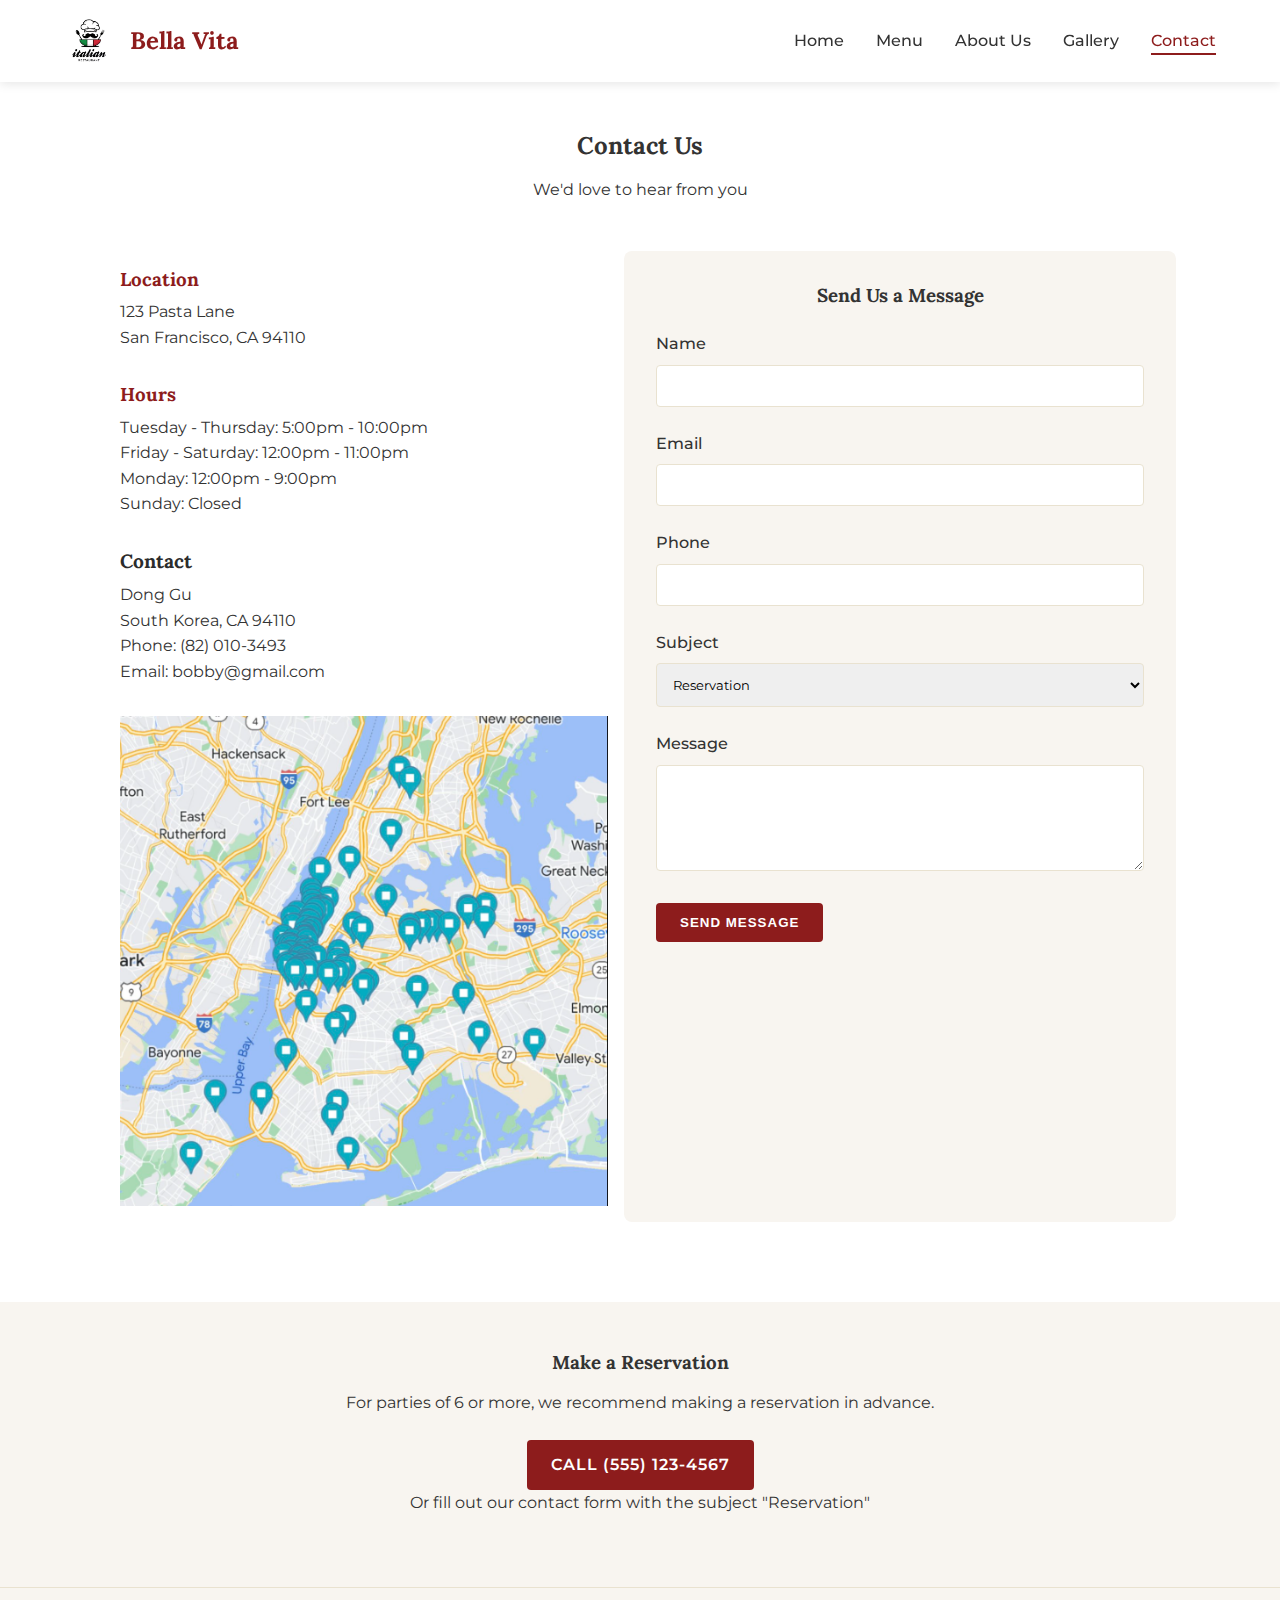
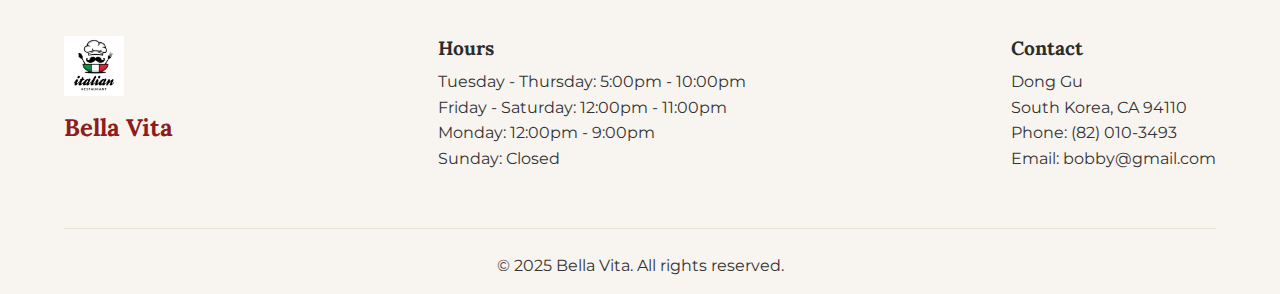
<file: contact.html>
<!DOCTYPE html>
<html lang="en">
<head>
    <meta charset="UTF-8">
    <meta name="viewport" content="width=device-width, initial-scale=1.0">
    <title>Bella Vita - Contact</title>
    <link rel="stylesheet" href="styles.css">
    <link rel="preconnect" href="https://fonts.googleapis.com">
    <link rel="preconnect" href="https://fonts.gstatic.com" crossorigin>
    <link href="https://fonts.googleapis.com/css2?family=Lora:ital,wght@0,400;0,500;0,600;0,700;1,400&family=Montserrat:wght@300;400;500;600;700&display=swap" rel="stylesheet">
</head>
<body>
    <header>
        <div class="logo">
            <img src="images/bella-italia-logo.png" alt="Bella Vita Logo">
            <h1>Bella Vita</h1>
        </div>
        <nav>
            <ul>
                <li><a href="index.html">Home</a></li>
                <li><a href="menu.html">Menu</a></li>
                <li><a href="about.html">About Us</a></li>
                <li><a href="gallery.html">Gallery</a></li>
                <li><a href="contact.html" class="active">Contact</a></li>
            </ul>
        </nav>
        <div class="hamburger">
            <span></span>
            <span></span>
            <span></span>
        </div>
    </header>

    <main>
        <section class="contact-header">
            <h2>Contact Us</h2>
            <p>We'd love to hear from you</p>
        </section>

        <section class="contact-container">
            <div class="contact-info">
                <div class="info-item">
                    <h3>Location</h3>
                    <p>123 Pasta Lane</p>
                    <p>San Francisco, CA 94110</p>
                </div>
                <div class="info-item">
                    <h3>Hours</h3>
                    <p>Tuesday - Thursday: 5:00pm - 10:00pm</p>
                    <p>Friday - Saturday: 12:00pm - 11:00pm</p>
                    <p>Monday: 12:00pm - 9:00pm</p>
                    <p>Sunday: Closed</p>
                </div>
                <div class="footer-contact">
                    <h3>Contact</h3>
                    <p> Dong Gu </p>
                    <p>South Korea, CA 94110</p>
                    <p>Phone: (82) 010-3493</p>
                    <p>Email: bobby@gmail.com</p>
                </div>
                <div class="map">
                    <img src="images/map.png" alt="Map to Bella Vita">
                </div>
            </div>
            <div class="contact-form">
                <h3>Send Us a Message</h3>
                <form action="#" method="POST">
                    <div class="form-group">
                        <label for="name">Name</label>
                        <input type="text" id="name" name="name" required>
                    </div>
                    <div class="form-group">
                        <label for="email">Email</label>
                        <input type="email" id="email" name="email" required>
                    </div>
                    <div class="form-group">
                        <label for="phone">Phone</label>
                        <input type="tel" id="phone" name="phone">
                    </div>
                    <div class="form-group">
                        <label for="subject">Subject</label>
                        <select id="subject" name="subject">
                            <option value="reservation">Reservation</option>
                            <option value="catering">Private Event</option>
                            <option value="feedback">Feedback</option>
                            <option value="other">Other</option>
                        </select>
                    </div>
                    <div class="form-group">
                        <label for="message">Message</label>
                        <textarea id="message" name="message" rows="5" required></textarea>
                    </div>
                    <div class="form-group">
                        <button type="submit" class="btn">Send Message</button>
                    </div>
                </form>
            </div>
        </section>

        <section class="reservation">
            <h3>Make a Reservation</h3>
            <p>For parties of 6 or more, we recommend making a reservation in advance.</p>
            <a href="tel:5551234567" class="btn">Call (555) 123-4567</a>
            <p>Or fill out our contact form with the subject "Reservation"</p>
        </section>
    </main>

    <footer>
        <div class="footer-content">
            <div class="footer-logo">
                <img src="images/bella-italia-logo.png" alt="Bella Vita Logo">
                <h2>Bella Vita</h2>
            </div>
            <div class="footer-hours">
                <h3>Hours</h3>
                <p>Tuesday - Thursday: 5:00pm - 10:00pm</p>
                <p>Friday - Saturday: 12:00pm - 11:00pm</p>
                <p>Monday: 12:00pm - 9:00pm</p>
                <p>Sunday: Closed</p>
            </div>
            <div class="footer-contact">
                <h3>Contact</h3>
                <p> Dong Gu </p>
                <p>South Korea, CA 94110</p>
                <p>Phone: (82) 010-3493</p>
                <p>Email: bobby@gmail.com</p>
            </div>
        </div>
        <div class="copyright">
            <p>&copy; 2025 Bella Vita. All rights reserved.</p>
        </div>
    </footer>
</body>
</html>
</file>
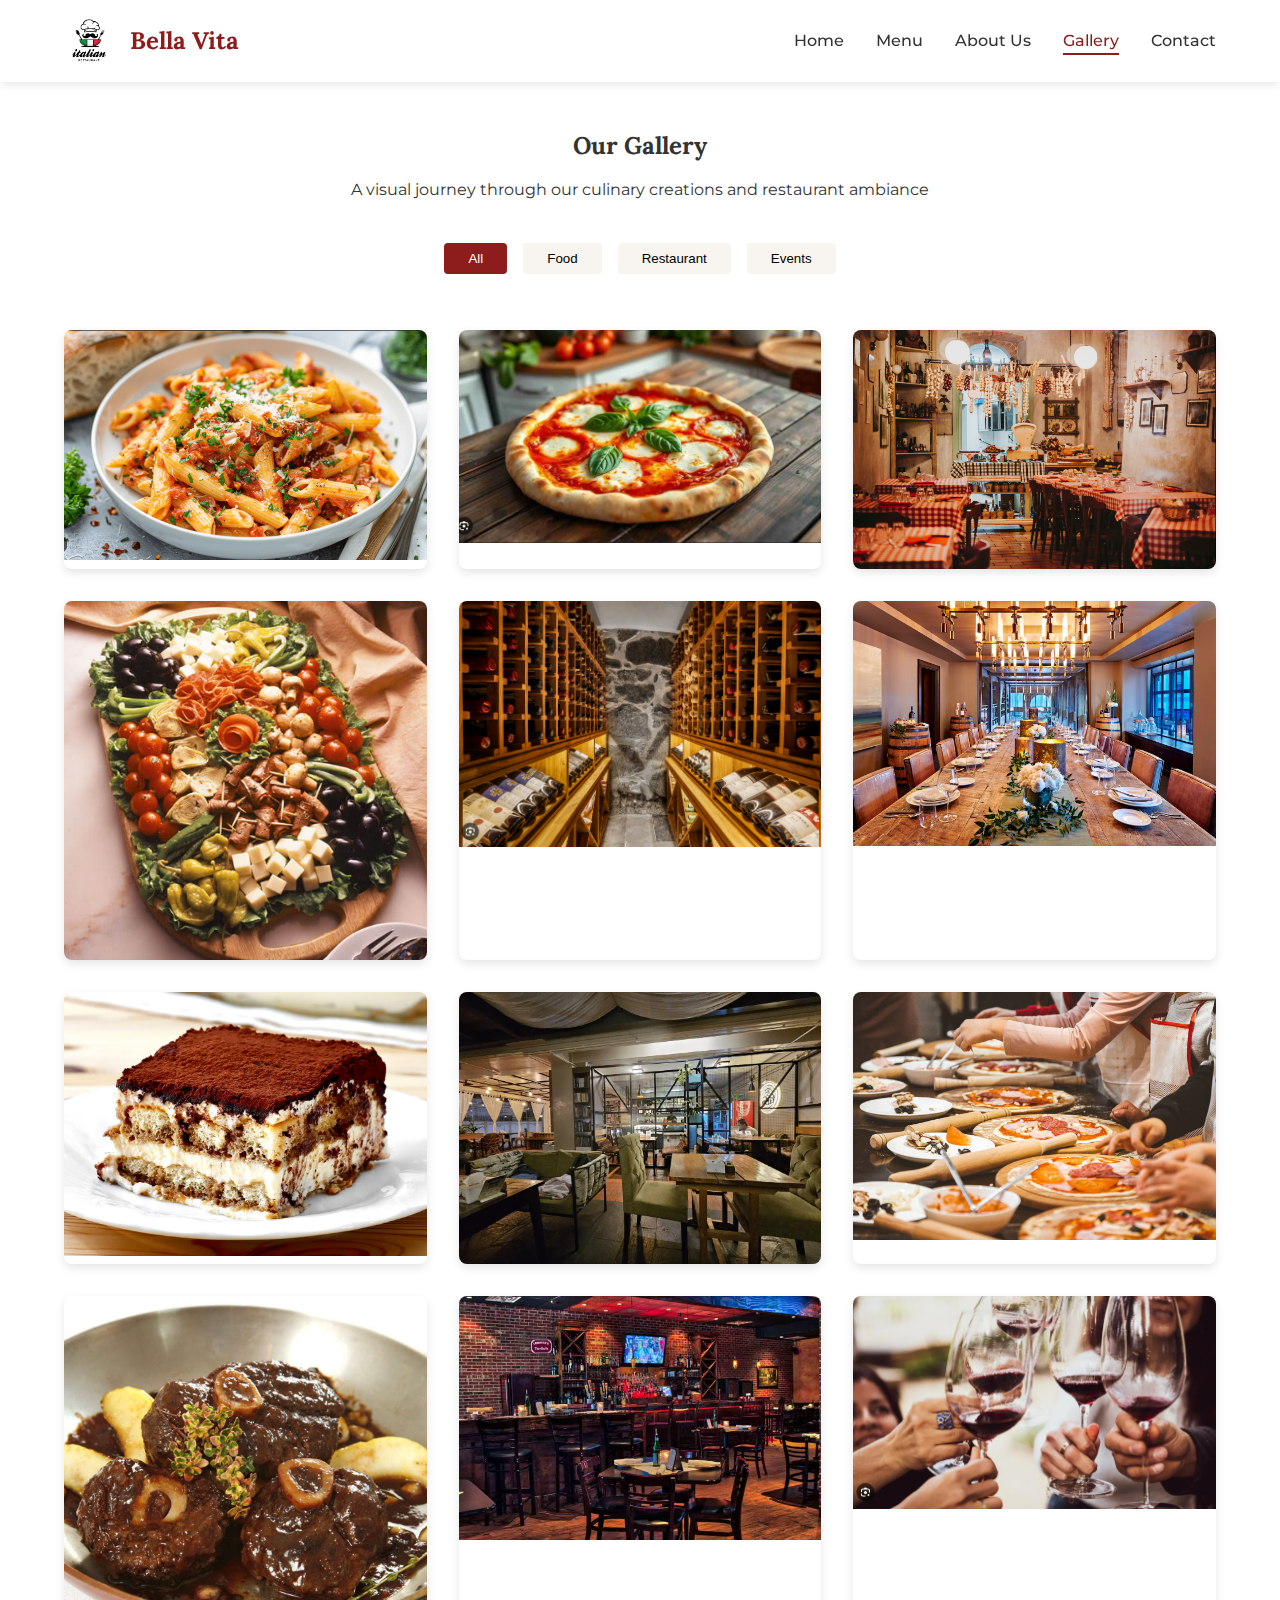
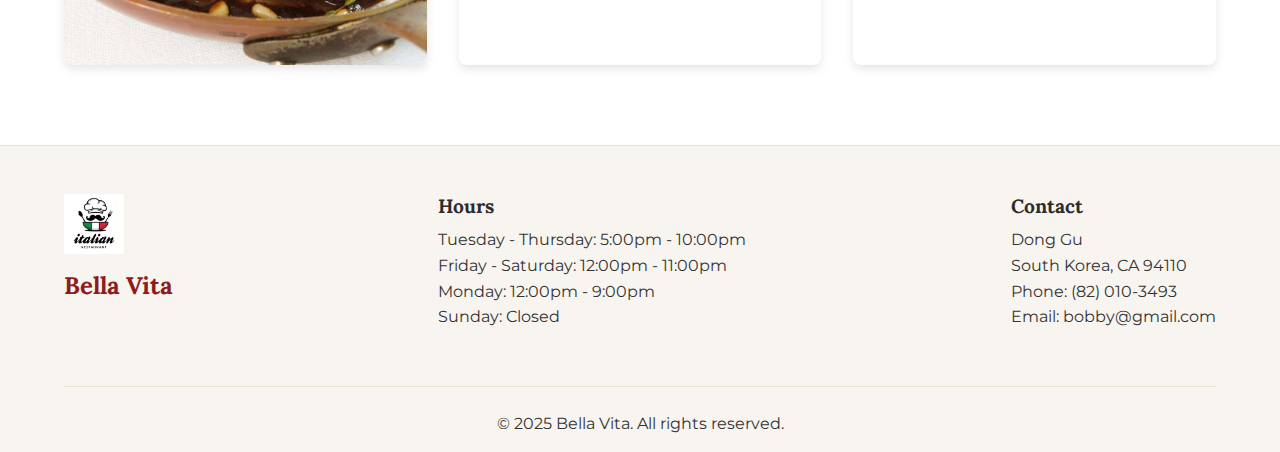
<file: gallery.html>
<!DOCTYPE html>
<html lang="en">
<head>
    <meta charset="UTF-8">
    <meta name="viewport" content="width=device-width, initial-scale=1.0">
    <title>Bella Vita - Gallery</title>
    <link rel="stylesheet" href="styles.css">
    <link rel="preconnect" href="https://fonts.googleapis.com">
    <link rel="preconnect" href="https://fonts.gstatic.com" crossorigin>
    <link href="https://fonts.googleapis.com/css2?family=Lora:ital,wght@0,400;0,500;0,600;0,700;1,400&family=Montserrat:wght@300;400;500;600;700&display=swap" rel="stylesheet">
</head>
<body>
    <header>
        <div class="logo">
            <img src="images/bella-italia-logo.png" alt="Bella Vita Logo">
            <h1>Bella Vita</h1>
        </div>
        <nav>
            <ul>
                <li><a href="index.html">Home</a></li>
                <li><a href="menu.html">Menu</a></li>
                <li><a href="about.html">About Us</a></li>
                <li><a href="gallery.html" class="active">Gallery</a></li>
                <li><a href="contact.html">Contact</a></li>
            </ul>
        </nav>
        <div class="hamburger">
            <span></span>
            <span></span>
            <span></span>
        </div>
    </header>

    <main>
        <section class="gallery-header">
            <h2>Our Gallery</h2>
            <p>A visual journey through our culinary creations and restaurant ambiance</p>
        </section>

        <section class="gallery-filter">
            <div class="filter-buttons">
                <button class="filter-btn active" data-filter="all">All</button>
                <button class="filter-btn" data-filter="food">Food</button>
                <button class="filter-btn" data-filter="restaurant">Restaurant</button>
                <button class="filter-btn" data-filter="events">Events</button>
            </div>
        </section>

        <section class="gallery-grid">
            <div class="gallery-item food">
                <img src="images/pasta-dish.png" alt="Homemade Pasta">
                <div class="gallery-caption">
                    <h4>Homemade Pasta</h4>
                    <p>Our signature pappardelle with wild boar ragu</p>
                </div>
            </div>
            <div class="gallery-item food">
                <img src="images/pizza-margherita.png" alt="Pizza Margherita">
                <div class="gallery-caption">
                    <h4>Pizza Margherita</h4>
                    <p>Classic Neapolitan pizza with San Marzano tomatoes and fresh mozzarella</p>
                </div>
            </div>
            <div class="gallery-item restaurant">
                <img src="images/dining-room.png" alt="Main Dining Room">
                <div class="gallery-caption">
                    <h4>Main Dining Room</h4>
                    <p>Rustic elegance in our warm, inviting dining space</p>
                </div>
            </div>
            <div class="gallery-item food">
                <img src="images/antipasto.png" alt="Antipasto Platter">
                <div class="gallery-caption">
                    <h4>Antipasto Misto</h4>
                    <p>Selection of Italian cured meats, cheeses, and marinated vegetables</p>
                </div>
            </div>
            <div class="gallery-item restaurant">
                <img src="images/wine-cellar.png" alt="Wine Cellar">
                <div class="gallery-caption">
                    <h4>Our Wine Cellar</h4>
                    <p>Featuring an extensive collection of Italian wines</p>
                </div>
            </div>
            <div class="gallery-item events">
                <img src="images/private-event.png" alt="Private Event">
                <div class="gallery-caption">
                    <h4>Private Events</h4>
                    <p>Our elegant private dining room is perfect for special occasions</p>
                </div>
            </div>
            <div class="gallery-item food">
                <img src="images/tiramisu.png" alt="Tiramisu">
                <div class="gallery-caption">
                    <h4>Homemade Tiramisu</h4>
                    <p>Our signature dessert made with mascarpone and espresso</p>
                </div>
            </div>
            <div class="gallery-item restaurant">
                <img src="images/patio.png" alt="Outdoor Patio">
                <div class="gallery-caption">
                    <h4>Outdoor Patio</h4>
                    <p>Enjoy al fresco dining in our charming garden setting</p>
                </div>
            </div>
            <div class="gallery-item events">
                <img src="images/cooking-class.png" alt="Cooking Class">
                <div class="gallery-caption">
                    <h4>Cooking Classes</h4>
                    <p>Learn the secrets of Italian cuisine with our monthly cooking workshops</p>
                </div>
            </div>
            <div class="gallery-item food">
                <img src="images/osso-buco.png" alt="Osso Buco">
                <div class="gallery-caption">
                    <h4>Osso Buco</h4>
                    <p>Slow-braised veal shanks with saffron risotto</p>
                </div>
            </div>
            <div class="gallery-item restaurant">
                <img src="images/bar.png" alt="Restaurant Bar">
                <div class="gallery-caption">
                    <h4>Our Bar</h4>
                    <p>Featuring classic Italian aperitifs and digestifs</p>
                </div>
            </div>
            <div class="gallery-item events">
                <img src="images/wine-tasting.png" alt="Wine Tasting Event">
                <div class="gallery-caption">
                    <h4>Wine Tastings</h4>
                    <p>Join us for our regional Italian wine tasting events</p>
                </div>
            </div>
        </section>
    </main>

    <footer>
        <div class="footer-content">
            <div class="footer-logo">
                <img src="images/bella-italia-logo.png" alt="Bella Vita Logo">
                <h2>Bella Vita</h2>
            </div>
            <div class="footer-hours">
                <h3>Hours</h3>
                <p>Tuesday - Thursday: 5:00pm - 10:00pm</p>
                <p>Friday - Saturday: 12:00pm - 11:00pm</p>
                <p>Monday: 12:00pm - 9:00pm</p>
                <p>Sunday: Closed</p>
            </div>
            <div class="footer-contact">
                <h3>Contact</h3>
                <p> Dong Gu </p>
                <p>South Korea, CA 94110</p>
                <p>Phone: (82) 010-3493</p>
                <p>Email: bobby@gmail.com</p>
            </div>
        </div>
        <div class="copyright">
            <p>&copy; 2025 Bella Vita. All rights reserved.</p>
        </div>
    </footer>
</body>
</html>
</file>
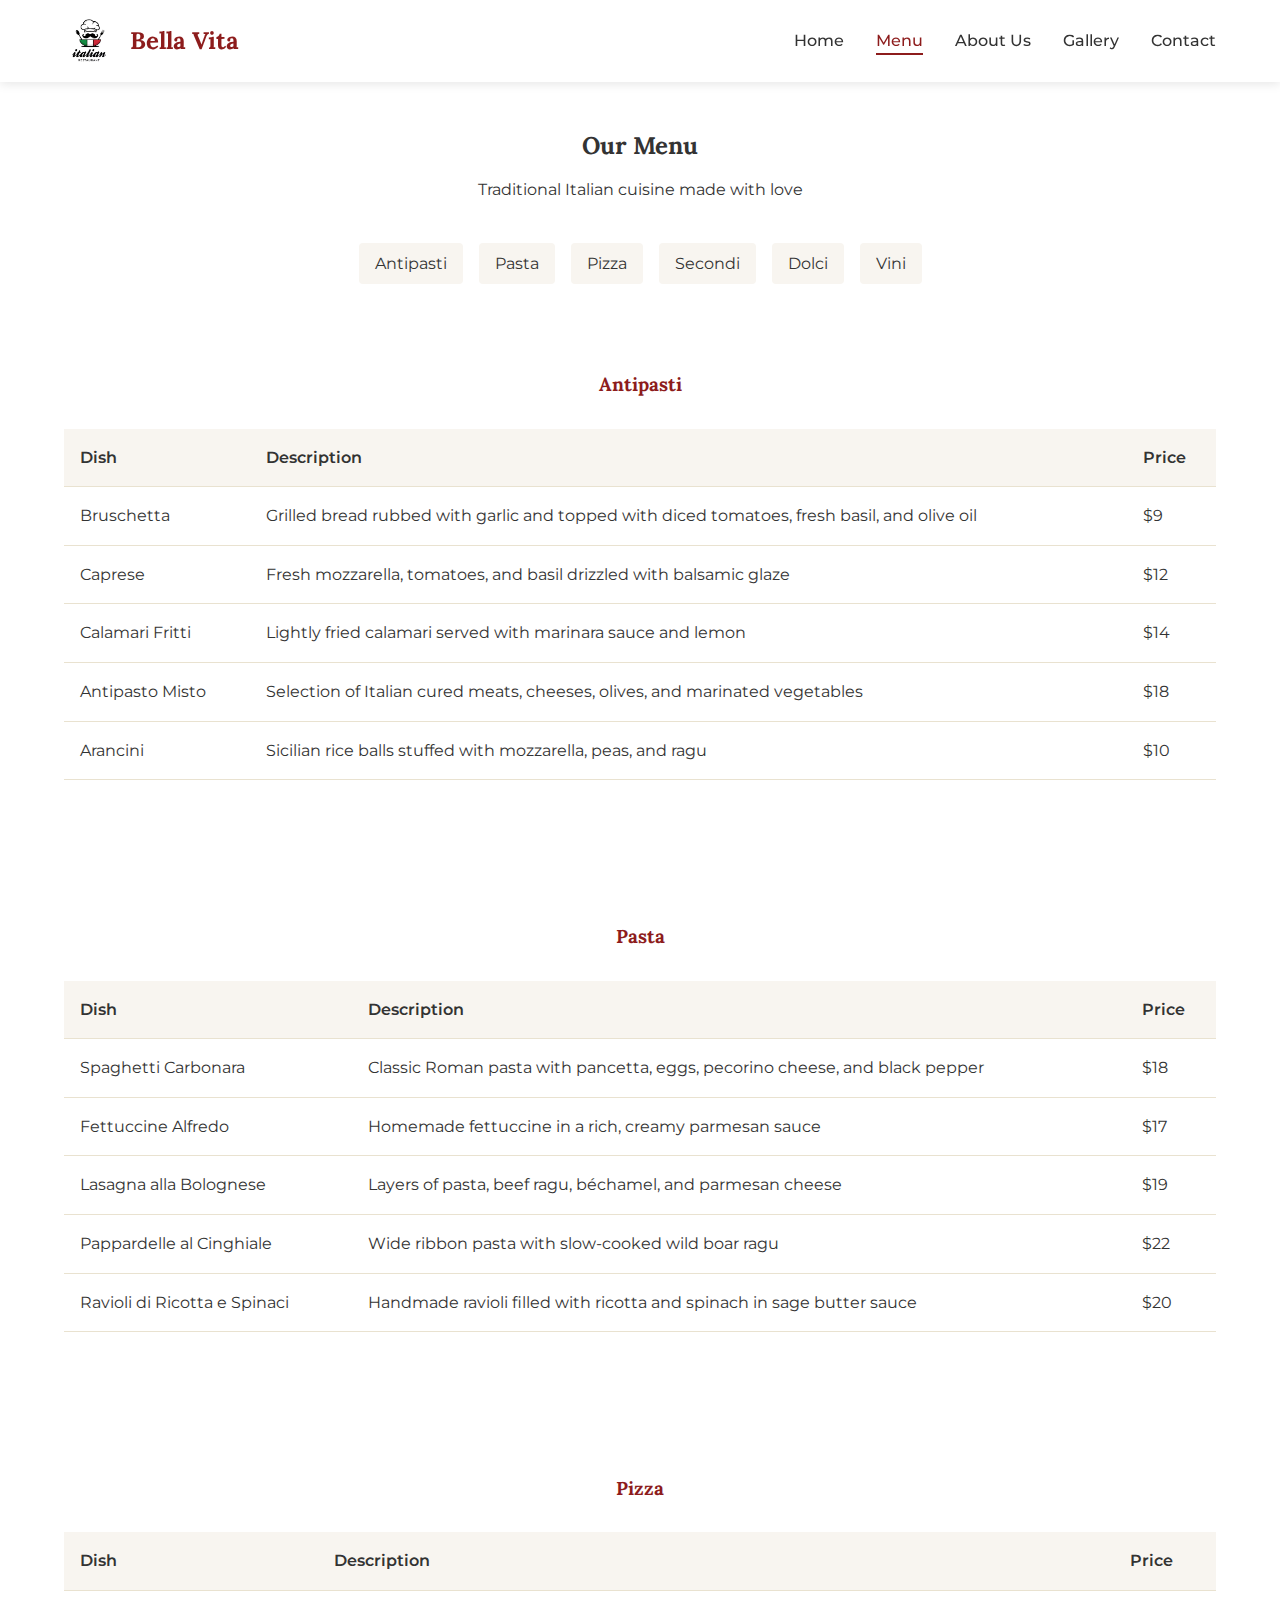
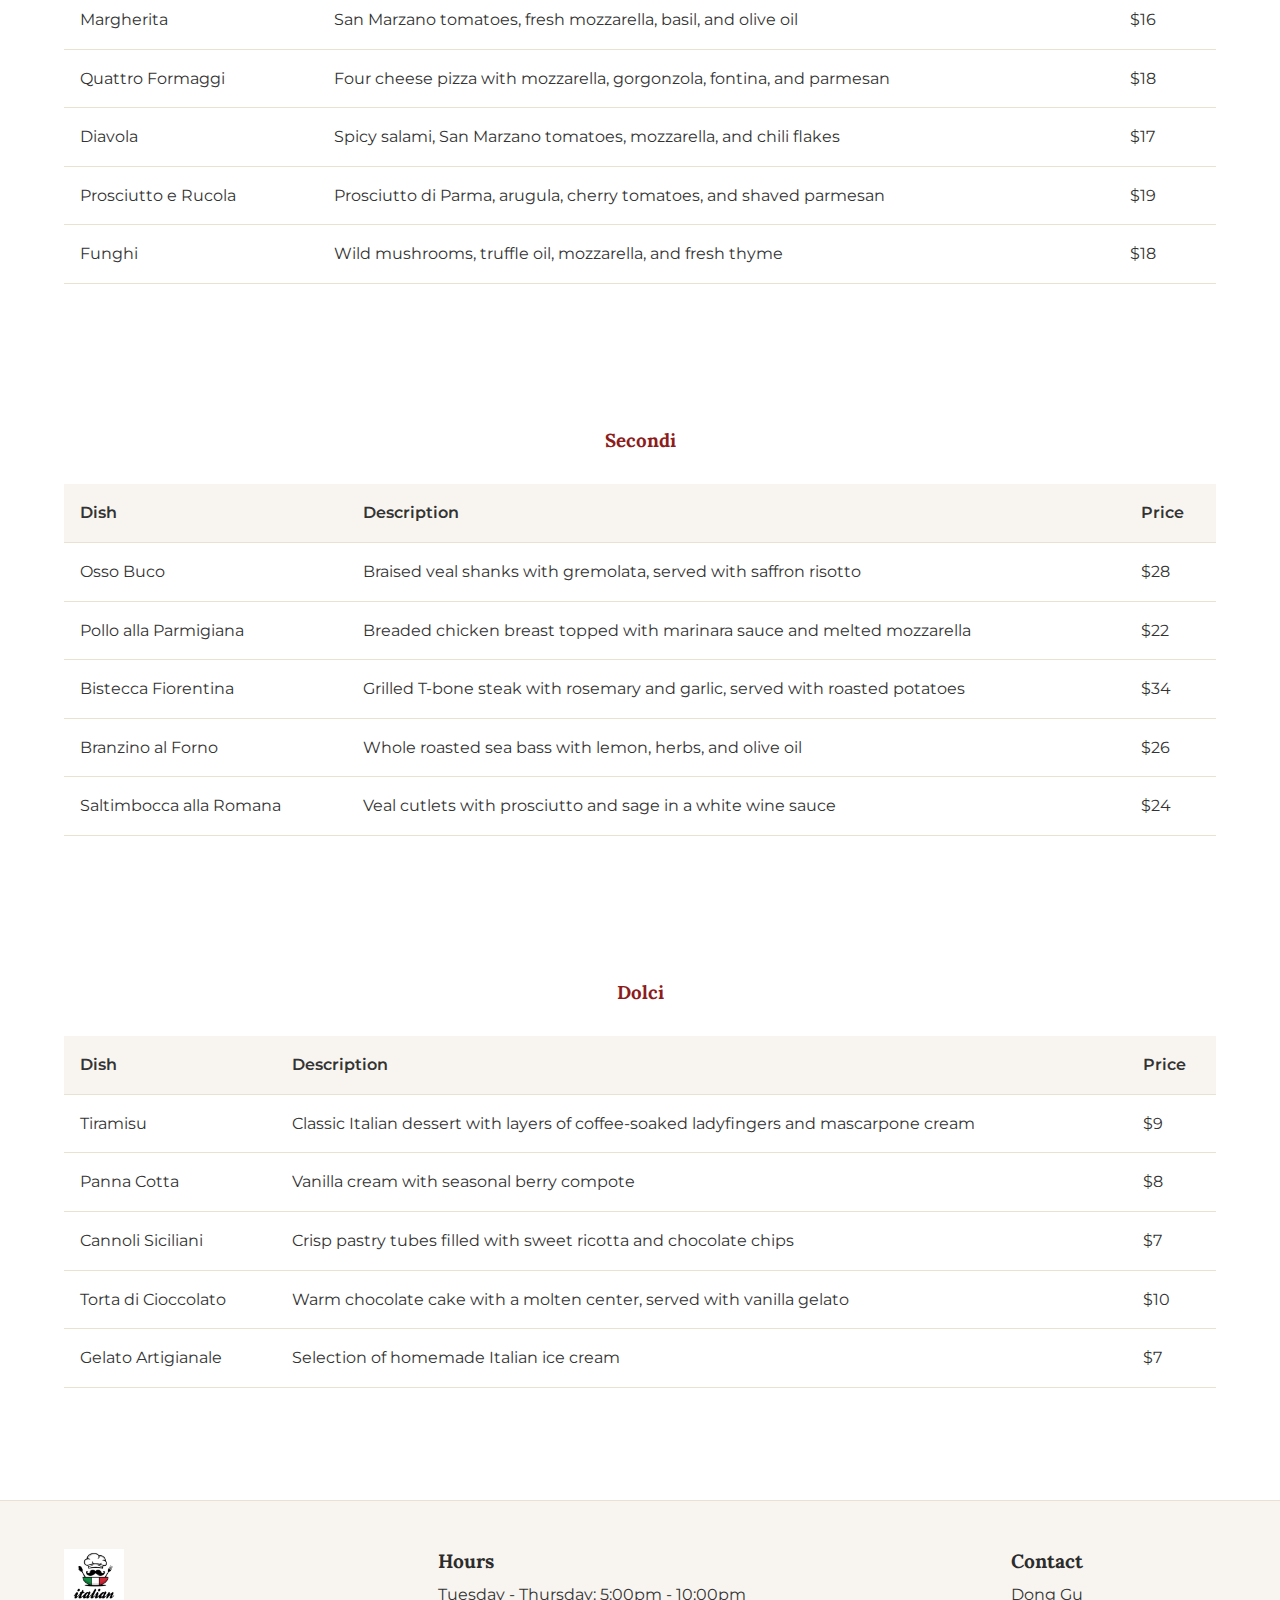
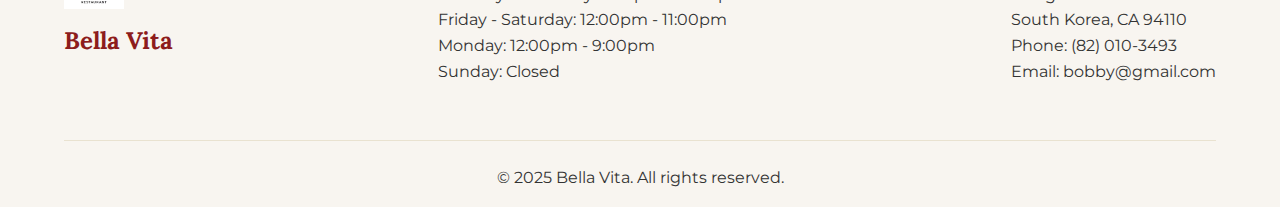
<file: menu.html>
<!DOCTYPE html>
<html lang="en">
<head>
    <meta charset="UTF-8">
    <meta name="viewport" content="width=device-width, initial-scale=1.0">
    <title>Bella Vita - Menu</title>
    <link rel="stylesheet" href="styles.css">
    <link rel="preconnect" href="https://fonts.googleapis.com">
    <link rel="preconnect" href="https://fonts.gstatic.com" crossorigin>
    <link href="https://fonts.googleapis.com/css2?family=Lora:ital,wght@0,400;0,500;0,600;0,700;1,400&family=Montserrat:wght@300;400;500;600;700&display=swap" rel="stylesheet">
</head>
<body>
    <header>
        <div class="logo">
            <img src="images/bella-italia-logo.png" alt="Bella Vita Logo">
            <h1>Bella Vita</h1>
        </div>
        <nav>
            <ul>
                <li><a href="index.html">Home</a></li>
                <li><a href="menu.html" class="active">Menu</a></li>
                <li><a href="about.html">About Us</a></li>
                <li><a href="gallery.html">Gallery</a></li>
                <li><a href="contact.html">Contact</a></li>
            </ul>
        </nav>
        <div class="hamburger">
            <span></span>
            <span></span>
            <span></span>
        </div>
    </header>

    <main>
        <section class="menu-header">
            <h2>Our Menu</h2>
            <p>Traditional Italian cuisine made with love</p>
        </section>

        <section class="menu-categories">
            <div class="category-nav">
                <a href="#antipasti" class="category-link">Antipasti</a>
                <a href="#pasta" class="category-link">Pasta</a>
                <a href="#pizza" class="category-link">Pizza</a>
                <a href="#secondi" class="category-link">Secondi</a>
                <a href="#dolci" class="category-link">Dolci</a>
                <a href="#vini" class="category-link">Vini</a>
            </div>
        </section>

        <section id="antipasti" class="menu-section">
            <h3>Antipasti</h3>
            <table class="menu-table">
                <thead>
                    <tr>
                        <th>Dish</th>
                        <th>Description</th>
                        <th>Price</th>
                    </tr>
                </thead>
                <tbody>
                    <tr>
                        <td>Bruschetta</td>
                        <td>Grilled bread rubbed with garlic and topped with diced tomatoes, fresh basil, and olive oil</td>
                        <td>$9</td>
                    </tr>
                    <tr>
                        <td>Caprese</td>
                        <td>Fresh mozzarella, tomatoes, and basil drizzled with balsamic glaze</td>
                        <td>$12</td>
                    </tr>
                    <tr>
                        <td>Calamari Fritti</td>
                        <td>Lightly fried calamari served with marinara sauce and lemon</td>
                        <td>$14</td>
                    </tr>
                    <tr>
                        <td>Antipasto Misto</td>
                        <td>Selection of Italian cured meats, cheeses, olives, and marinated vegetables</td>
                        <td>$18</td>
                    </tr>
                    <tr>
                        <td>Arancini</td>
                        <td>Sicilian rice balls stuffed with mozzarella, peas, and ragu</td>
                        <td>$10</td>
                    </tr>
                </tbody>
            </table>
        </section>

        <section id="pasta" class="menu-section">
            <h3>Pasta</h3>
            <table class="menu-table">
                <thead>
                    <tr>
                        <th>Dish</th>
                        <th>Description</th>
                        <th>Price</th>
                    </tr>
                </thead>
                <tbody>
                    <tr>
                        <td>Spaghetti Carbonara</td>
                        <td>Classic Roman pasta with pancetta, eggs, pecorino cheese, and black pepper</td>
                        <td>$18</td>
                    </tr>
                    <tr>
                        <td>Fettuccine Alfredo</td>
                        <td>Homemade fettuccine in a rich, creamy parmesan sauce</td>
                        <td>$17</td>
                    </tr>
                    <tr>
                        <td>Lasagna alla Bolognese</td>
                        <td>Layers of pasta, beef ragu, béchamel, and parmesan cheese</td>
                        <td>$19</td>
                    </tr>
                    <tr>
                        <td>Pappardelle al Cinghiale</td>
                        <td>Wide ribbon pasta with slow-cooked wild boar ragu</td>
                        <td>$22</td>
                    </tr>
                    <tr>
                        <td>Ravioli di Ricotta e Spinaci</td>
                        <td>Handmade ravioli filled with ricotta and spinach in sage butter sauce</td>
                        <td>$20</td>
                    </tr>
                </tbody>
            </table>
        </section>

        <section id="pizza" class="menu-section">
            <h3>Pizza</h3>
            <table class="menu-table">
                <thead>
                    <tr>
                        <th>Dish</th>
                        <th>Description</th>
                        <th>Price</th>
                    </tr>
                </thead>
                <tbody>
                    <tr>
                        <td>Margherita</td>
                        <td>San Marzano tomatoes, fresh mozzarella, basil, and olive oil</td>
                        <td>$16</td>
                    </tr>
                    <tr>
                        <td>Quattro Formaggi</td>
                        <td>Four cheese pizza with mozzarella, gorgonzola, fontina, and parmesan</td>
                        <td>$18</td>
                    </tr>
                    <tr>
                        <td>Diavola</td>
                        <td>Spicy salami, San Marzano tomatoes, mozzarella, and chili flakes</td>
                        <td>$17</td>
                    </tr>
                    <tr>
                        <td>Prosciutto e Rucola</td>
                        <td>Prosciutto di Parma, arugula, cherry tomatoes, and shaved parmesan</td>
                        <td>$19</td>
                    </tr>
                    <tr>
                        <td>Funghi</td>
                        <td>Wild mushrooms, truffle oil, mozzarella, and fresh thyme</td>
                        <td>$18</td>
                    </tr>
                </tbody>
            </table>
        </section>

        <section id="secondi" class="menu-section">
            <h3>Secondi</h3>
            <table class="menu-table">
                <thead>
                    <tr>
                        <th>Dish</th>
                        <th>Description</th>
                        <th>Price</th>
                    </tr>
                </thead>
                <tbody>
                    <tr>
                        <td>Osso Buco</td>
                        <td>Braised veal shanks with gremolata, served with saffron risotto</td>
                        <td>$28</td>
                    </tr>
                    <tr>
                        <td>Pollo alla Parmigiana</td>
                        <td>Breaded chicken breast topped with marinara sauce and melted mozzarella</td>
                        <td>$22</td>
                    </tr>
                    <tr>
                        <td>Bistecca Fiorentina</td>
                        <td>Grilled T-bone steak with rosemary and garlic, served with roasted potatoes</td>
                        <td>$34</td>
                    </tr>
                    <tr>
                        <td>Branzino al Forno</td>
                        <td>Whole roasted sea bass with lemon, herbs, and olive oil</td>
                        <td>$26</td>
                    </tr>
                    <tr>
                        <td>Saltimbocca alla Romana</td>
                        <td>Veal cutlets with prosciutto and sage in a white wine sauce</td>
                        <td>$24</td>
                    </tr>
                </tbody>
            </table>
        </section>

        <section id="dolci" class="menu-section">
            <h3>Dolci</h3>
            <table class="menu-table">
                <thead>
                    <tr>
                        <th>Dish</th>
                        <th>Description</th>
                        <th>Price</th>
                    </tr>
                </thead>
                <tbody>
                    <tr>
                        <td>Tiramisu</td>
                        <td>Classic Italian dessert with layers of coffee-soaked ladyfingers and mascarpone cream</td>
                        <td>$9</td>
                    </tr>
                    <tr>
                        <td>Panna Cotta</td>
                        <td>Vanilla cream with seasonal berry compote</td>
                        <td>$8</td>
                    </tr>
                    <tr>
                        <td>Cannoli Siciliani</td>
                        <td>Crisp pastry tubes filled with sweet ricotta and chocolate chips</td>
                        <td>$7</td>
                    </tr>
                    <tr>
                        <td>Torta di Cioccolato</td>
                        <td>Warm chocolate cake with a molten center, served with vanilla gelato</td>
                        <td>$10</td>
                    </tr>
                    <tr>
                        <td>Gelato Artigianale</td>
                        <td>Selection of homemade Italian ice cream</td>
                        <td>$7</td>
                    </tr>
                </tbody>
            </table>
        </section>
    </main>

    <footer>
        <div class="footer-content">
            <div class="footer-logo">
                <img src="images/bella-italia-logo.png" alt="Bella Vita Logo">
                <h2>Bella Vita</h2>
            </div>
            <div class="footer-hours">
                <h3>Hours</h3>
                <p>Tuesday - Thursday: 5:00pm - 10:00pm</p>
                <p>Friday - Saturday: 12:00pm - 11:00pm</p>
                <p>Monday: 12:00pm - 9:00pm</p>
                <p>Sunday: Closed</p>
            </div>
            <div class="footer-contact">
                <h3>Contact</h3>
                <p> Dong Gu </p>
                <p>South Korea, CA 94110</p>
                <p>Phone: (82) 010-3493</p>
                <p>Email: bobby@gmail.com</p>
            </div>
        </div>
        <div class="copyright">
            <p>&copy; 2025 Bella Vita. All rights reserved.</p>
        </div>
    </footer>
</body>
</html>
</file>
<file: styles.css>
/* Base Styles */
:root {
    --primary-color: #8d1c1c;
    --secondary-color: #3a7d44;
    --accent-color: #d4a017;
    --dark-color: #2c2c2c;
    --light-color: #f8f5f0;
    --text-color: #333;
    --background-color: #fff;
    --footer-color: #f8f5f0;
    --border-color: #e9e2d0;
  }
  
  * {
    margin: 0;
    padding: 0;
    box-sizing: border-box;
  }
  
  body {
    font-family: "Montserrat", sans-serif;
    line-height: 1.6;
    color: var(--text-color);
    background-color: var(--background-color);
  }
  h1,
  h2,
  h3,
  h4,
  h5,
  h6 {
    font-family: "Lora", serif;
    margin-bottom: 1rem;
    line-height: 1.3;
  }
  
  a {
    text-decoration: none;
    color: var(--primary-color);
    transition: all 0.3s ease;
  }
  
  a:hover {
    color: var(--dark-color);
  }
  
  img {
    max-width: 100%;
    height: auto;
    display: block;
  }
  
  .btn {
    display: inline-block;
    background-color: var(--primary-color);
    color: white;
    padding: 0.75rem 1.5rem;
    border-radius: 4px;
    text-transform: uppercase;
    font-weight: 600;
    letter-spacing: 1px;
    transition: all 0.3s ease;
    border: none;
    cursor: pointer;
  }
  
  .btn:hover {
    background-color: var(--dark-color);
    color: white;
    transform: translateY(-2px);
  }
  
  /* Header Styles */
  header {
    display: flex;
    justify-content: space-between;
    align-items: center;
    padding: 1rem 5%;
    background-color: var(--background-color);
    box-shadow: 0 2px 10px rgba(0, 0, 0, 0.1);
    position: sticky;
    top: 0;
    z-index: 1000;
  }
  
  .logo {
    display: flex;
    align-items: center;
  }
  
  .logo img {
    width: 50px;
    height: 50px;
    margin-right: 1rem;
  }
  
  .logo h1 {
    font-size: 1.5rem;
    margin-bottom: 0;
    color: var(--primary-color);
  }
  
  nav ul {
    display: flex;
    list-style: none;
  }
  
  nav ul li {
    margin-left: 2rem;
  }
  
  nav ul li a {
    color: var(--text-color);
    font-weight: 500;
    position: relative;
  }
  
  nav ul li a:hover {
    color: var(--primary-color);
  }
  
  nav ul li a.active {
    color: var(--primary-color);
  }
  
  nav ul li a.active::after {
    content: "";
    position: absolute;
    bottom: -5px;
    left: 0;
    width: 100%;
    height: 2px;
    background-color: var(--primary-color);
  }
  
  .hamburger {
    display: none;
    flex-direction: column;
    cursor: pointer;
  }
  
  .hamburger span {
    width: 25px;
    height: 3px;
    background-color: var(--text-color);
    margin: 2px 0;
    transition: all 0.3s ease;
  }
  
  /* Hero Section */
  .hero {
    height: 80vh;
    background-image: url("images/hero-bg.png");
    background-size: cover;
    background-position: center;
    display: flex;
    align-items: center;
    justify-content: center;
    text-align: center;
    color: white;
    position: relative;
  }
  
  .hero::before {
    content: "";
    position: absolute;
    top: 0;
    left: 0;
    width: 100%;
    height: 100%;
    background-color: rgba(0, 0, 0, 0.5);
  }
  
  .hero-content {
    position: relative;
    z-index: 1;
    max-width: 800px;
    padding: 0 2rem;
  }
  
  .hero h2 {
    font-size: 3rem;
    margin-bottom: 1rem;
  }
  
  .hero p {
    font-size: 1.25rem;
    margin-bottom: 2rem;
  }
  
  /* Features Section */
  .features {
    display: flex;
    justify-content: space-between;
    padding: 5rem 5%;
    background-color: var(--light-color);
  }
  
  .feature {
    flex: 1;
    text-align: center;
    padding: 2rem;
    transition: all 0.3s ease;
  }
  
  .feature:hover {
    transform: translateY(-10px);
  }
  
  .feature img {
    width: 80px;
    height: 80px;
    margin: 0 auto 1.5rem;
  }
  
  .feature h3 {
    color: var(--dark-color);
  }
  
  /* Testimonials Section */
  .testimonials {
    padding: 5rem 5%;
    text-align: center;
  }
  
  .testimonials h2 {
    margin-bottom: 3rem;
  }
  
  .testimonial-container {
    display: flex;
    justify-content: space-between;
    flex-wrap: wrap;
  }
  
  .testimonial {
    flex: 1;
    min-width: 300px;
    padding: 2rem;
    margin: 1rem;
    background-color: var(--light-color);
    border-radius: 8px;
    box-shadow: 0 4px 10px rgba(0, 0, 0, 0.1);
  }
  
  .testimonial p {
    font-style: italic;
    margin-bottom: 1rem;
  }
  
  .testimonial .customer {
    font-weight: 600;
    color: var(--primary-color);
  }
  
  /* Footer Styles */
  footer {
    background-color: var(--footer-color);
    padding: 3rem 5% 1rem;
    border-top: 1px solid var(--border-color);
  }
  
  .footer-content {
    display: flex;
    justify-content: space-between;
    flex-wrap: wrap;
    margin-bottom: 2rem;
  }
  
  .footer-logo {
    display: flex;
    flex-direction: column;
    align-items: flex-start;
  }
  
  .footer-logo img {
    width: 60px;
    height: 60px;
    margin-bottom: 1rem;
  }
  
  .footer-logo h2 {
    font-size: 1.5rem;
    color: var(--primary-color);
  }
  
  .footer-hours,
  .footer-contact {
    margin-bottom: 1.5rem;
  }
  
  .footer-hours h3,
  .footer-contact h3 {
    color: var(--dark-color);
    font-size: 1.2rem;
    margin-bottom: 0.5rem;
  }
  
  .copyright {
    text-align: center;
    padding-top: 1.5rem;
    border-top: 1px solid var(--border-color);
  }
  
  /* Menu Page Styles */
  .menu-header {
    text-align: center;
    padding: 3rem 5% 1rem;
  }
  
  .menu-categories {
    padding: 1rem 5%;
  }
  
  .category-nav {
    display: flex;
    justify-content: center;
    flex-wrap: wrap;
    margin-bottom: 2rem;
  }
  
  .category-link {
    margin: 0.5rem;
    padding: 0.5rem 1rem;
    background-color: var(--light-color);
    border-radius: 4px;
    color: var(--text-color);
  }
  
  .category-link:hover {
    background-color: var(--primary-color);
    color: white;
  }
  
  .menu-section {
    padding: 2rem 5%;
    margin-bottom: 3rem;
  }
  
  .menu-section h3 {
    text-align: center;
    margin-bottom: 2rem;
    color: var(--primary-color);
  }
  
  .menu-table {
    width: 100%;
    border-collapse: collapse;
    margin-bottom: 2rem;
  }
  
  .menu-table th,
  .menu-table td {
    padding: 1rem;
    text-align: left;
    border-bottom: 1px solid var(--border-color);
  }
  
  .menu-table th {
    background-color: var(--light-color);
    font-weight: 600;
  }
  
  .menu-table tr:hover {
    background-color: var(--light-color);
  }
  
  /* About Page Styles */
  .about-header {
    text-align: center;
    padding: 3rem 5% 1rem;
  }
  
  .about-image {
    max-width: 800px;
    margin: 0 auto 2rem;
  }
  
  .about-story {
    padding: 2rem 5%;
  }
  
  .story-content {
    max-width: 800px;
    margin: 0 auto;
  }
  
  .about-values {
    padding: 3rem 5%;
    background-color: var(--light-color);
  }
  
  .about-values h3 {
    text-align: center;
    margin-bottom: 2rem;
  }
  
  .values-container {
    display: flex;
    flex-wrap: wrap;
    justify-content: space-between;
    max-width: 1200px;
    margin: 0 auto;
  }
  
  .value {
    flex: 1;
    min-width: 250px;
    padding: 1.5rem;
    margin: 1rem;
    background-color: white;
    border-radius: 8px;
    box-shadow: 0 4px 10px rgba(0, 0, 0, 0.1);
  }
  
  .value h4 {
    color: var(--primary-color);
  }
  
  .about-team {
    padding: 3rem 5%;
  }
  
  .about-team h3 {
    text-align: center;
    margin-bottom: 2rem;
  }
  
  .team-container {
    display: flex;
    flex-wrap: wrap;
    justify-content: center;
  }
  
  .team-member {
    flex: 1;
    min-width: 300px;
    max-width: 350px;
    padding: 1.5rem;
    margin: 1rem;
    text-align: center;
  }
  
  .team-member img {
    width: 200px;
    height: 200px;
    border-radius: 50%;
    margin: 0 auto 1.5rem;
    object-fit: cover;
  }
  
  .team-member h4 {
    color: var(--dark-color);
  }
  
  .team-member .title {
    color: var(--primary-color);
    font-weight: 500;
    margin-bottom: 1rem;
  }
  
  /* Gallery Page Styles */
  .gallery-header {
    text-align: center;
    padding: 3rem 5% 1rem;
  }
  
  .gallery-filter {
    padding: 1rem 5%;
    text-align: center;
    margin-bottom: 2rem;
  }
  
  .filter-buttons {
    display: flex;
    justify-content: center;
    flex-wrap: wrap;
  }
  
  .filter-btn {
    background-color: var(--light-color);
    border: none;
    padding: 0.5rem 1.5rem;
    margin: 0.5rem;
    border-radius: 4px;
    cursor: pointer;
    transition: all 0.3s ease;
  }
  
  .filter-btn:hover,
  .filter-btn.active {
    background-color: var(--primary-color);
    color: white;
  }
  
  .gallery-grid {
    display: grid;
    grid-template-columns: repeat(auto-fill, minmax(300px, 1fr));
    gap: 2rem;
    padding: 0 5% 5rem;
  }
  
  .gallery-item {
    position: relative;
    overflow: hidden;
    border-radius: 8px;
    box-shadow: 0 4px 10px rgba(0, 0, 0, 0.1);
  }
  
  .gallery-item img {
    transition: transform 0.5s ease;
  }
  
  .gallery-item:hover img {
    transform: scale(1.05);
  }
  
  .gallery-caption {
    position: absolute;
    bottom: 0;
    left: 0;
    width: 100%;
    padding: 1rem;
    background-color: rgba(0, 0, 0, 0.7);
    color: white;
    transform: translateY(100%);
    transition: transform 0.3s ease;
  }
  
  .gallery-item:hover .gallery-caption {
    transform: translateY(0);
  }
  
  .gallery-caption h4 {
    margin-bottom: 0.5rem;
  }
  
  /* Contact Page Styles */
  .contact-header {
    text-align: center;
    padding: 3rem 5% 1rem;
  }
  
  .contact-container {
    display: flex;
    flex-wrap: wrap;
    padding: 2rem 5%;
    max-width: 1200px;
    margin: 0 auto;
  }
  
  .contact-info {
    flex: 1;
    min-width: 300px;
    padding: 1rem;
  }
  
  .info-item {
    margin-bottom: 2rem;
  }
  
  .info-item h3 {
    color: var(--primary-color);
    margin-bottom: 0.5rem;
  }
  
  .map {
    margin-top: 2rem;
  }
  
  .contact-form {
    flex: 1;
    min-width: 300px;
    padding: 2rem;
    background-color: var(--light-color);
    border-radius: 8px;
  }
  
  .contact-form h3 {
    margin-bottom: 1.5rem;
    text-align: center;
  }
  
  .form-group {
    margin-bottom: 1.5rem;
  }
  
  .form-group label {
    display: block;
    margin-bottom: 0.5rem;
    font-weight: 500;
  }
  
  .form-group input,
  .form-group select,
  .form-group textarea {
    width: 100%;
    padding: 0.75rem;
    border: 1px solid var(--border-color);
    border-radius: 4px;
    font-family: "Montserrat", sans-serif;
  }
  
  .form-group textarea {
    resize: vertical;
  }
  
  .reservation {
    text-align: center;
    padding: 3rem 5%;
    background-color: var(--light-color);
    margin-top: 3rem;
  }
  
  .reservation h3 {
    margin-bottom: 1rem;
  }
  .reservation p {
    margin-bottom: 1.5rem;
  }
  
  /* Responsive Styles */
  @media (max-width: 768px) {
    nav ul {
      display: none;
    }
  
    .hamburger {
      display: flex;
    }
  
    .features {
      flex-direction: column;
    }
  
    .feature {
      margin-bottom: 2rem;
    }
  
    .testimonial-container {
      flex-direction: column;
    }
  
    .footer-content {
      flex-direction: column;
    }
  
    .footer-logo,
    .footer-hours,
    .footer-contact {
      margin-bottom: 2rem;
    }
  
    .hero h2 {
      font-size: 2rem;
    }
  
    .menu-table th,
    .menu-table td {
      padding: 0.5rem;
    }
  
    .contact-container {
      flex-direction: column;
    }
  
    .contact-info,
    .contact-form {
      margin-bottom: 2rem;
    }
  }
  
  @media (max-width: 480px) {
    .hero {
      height: 60vh;
    }
  
    .hero h2 {
      font-size: 1.5rem;
    }
  
    .hero p {
      font-size: 1rem;
    }
  
    .gallery-grid {
      grid-template-columns: 1fr;
    }
  
    .menu-table {
      font-size: 0.9rem;
    }
  }
  
  /* CSS-only mobile menu toggle (no JavaScript) */
  @media (max-width: 768px) {
    .hamburger:hover + nav ul,
    nav ul:hover {
      display: flex;
      flex-direction: column;
      position: absolute;
      top: 100%;
      left: 0;
      width: 100%;
      background-color: var(--background-color);
      box-shadow: 0 4px 10px rgba(0, 0, 0, 0.1);
      padding: 1rem 0;
    }
  
    nav ul:hover li,
    .hamburger:hover + nav ul li {
      margin: 0;
      text-align: center;
    }
  
    nav ul:hover li a,
    .hamburger:hover + nav ul li a {
      display: block;
      padding: 1rem;
    }
  }
</file>
